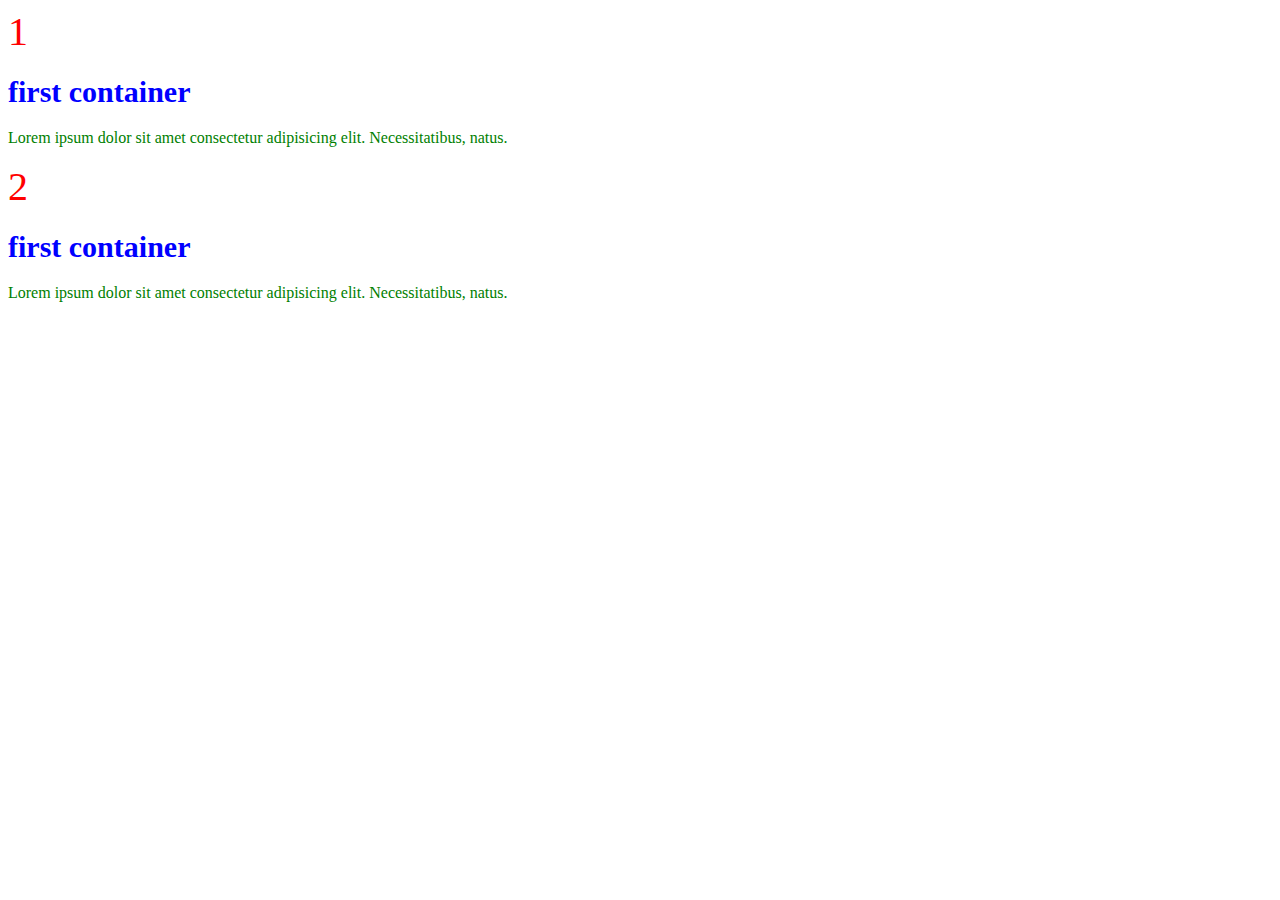
<file: 01-css-fundamental/index.html>
<!DOCTYPE html>
<html lang="en">
<head>
    <meta charset="UTF-8">
    <meta http-equiv="X-UA-Compatible" content="IE=edge">
    <meta name="viewport" content="width=device-width, initial-scale=1.0">
    <title>css funtamental</title>
    <link rel="stylesheet" href="./main.css">
</head>
<body>
    <!-- first cointainer -->
    <div class="container">
        <span class="icon">1</span>
        <h1 id="title">first container</h1>
        <p>Lorem ipsum dolor sit amet consectetur adipisicing elit. Necessitatibus, natus.</p>
    </div>
    <!-- end of fisrt cointainer -->

    <!-- second cointainer -->
    <div class="container">
        <span class="icon">2</span>
        <h1 id="title">first container</h1>
        <p>Lorem ipsum dolor sit amet consectetur adipisicing elit. Necessitatibus, natus.</p>
    </div>
    <!-- end of second containers -->


</body>
</html>
</file>
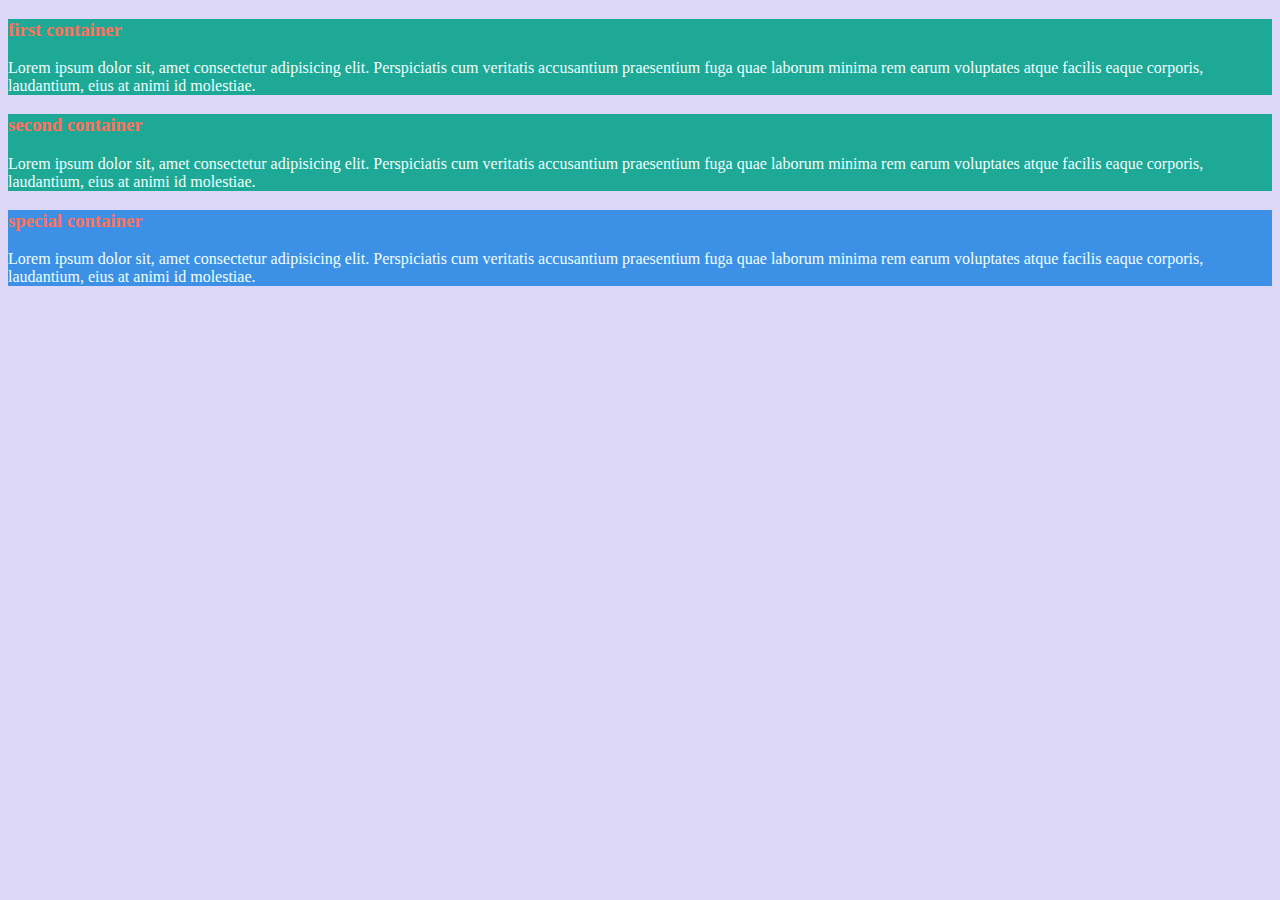
<file: 02-css-colors/index.html>
<!DOCTYPE html>
<html lang="en">
<head>
    <meta charset="UTF-8">
    <meta http-equiv="X-UA-Compatible" content="IE=edge">
    <meta name="viewport" content="width=device-width, initial-scale=1.0">
    <title>Colors</title>
    <link rel="stylesheet" href="./main.css">
</head>
<body>
    <!-- first container -->
    <div class="container">
        <h3>first container</h3>
        <p>Lorem ipsum dolor sit, amet consectetur adipisicing elit. Perspiciatis cum veritatis accusantium praesentium fuga quae laborum minima rem earum voluptates atque facilis eaque corporis, laudantium, eius at animi id molestiae.</p>
    </div>
    <!-- end of first container -->
    <!-- second container -->
    <div class="container">
        <h3>second container</h3>
        <p>Lorem ipsum dolor sit, amet consectetur adipisicing elit. Perspiciatis cum veritatis accusantium praesentium fuga quae laborum minima rem earum voluptates atque facilis eaque corporis, laudantium, eius at animi id molestiae.</p>
    </div>
    <!-- end of second container -->
    <!--  special container -->
    <div class="containerspecial">
        <h3>special container</h3>
        <p>Lorem ipsum dolor sit, amet consectetur adipisicing elit. Perspiciatis cum veritatis accusantium praesentium fuga quae laborum minima rem earum voluptates atque facilis eaque corporis, laudantium, eius at animi id molestiae.</p>
    </div>
    <!-- end of special first container -->
</body>
</html>
</file>
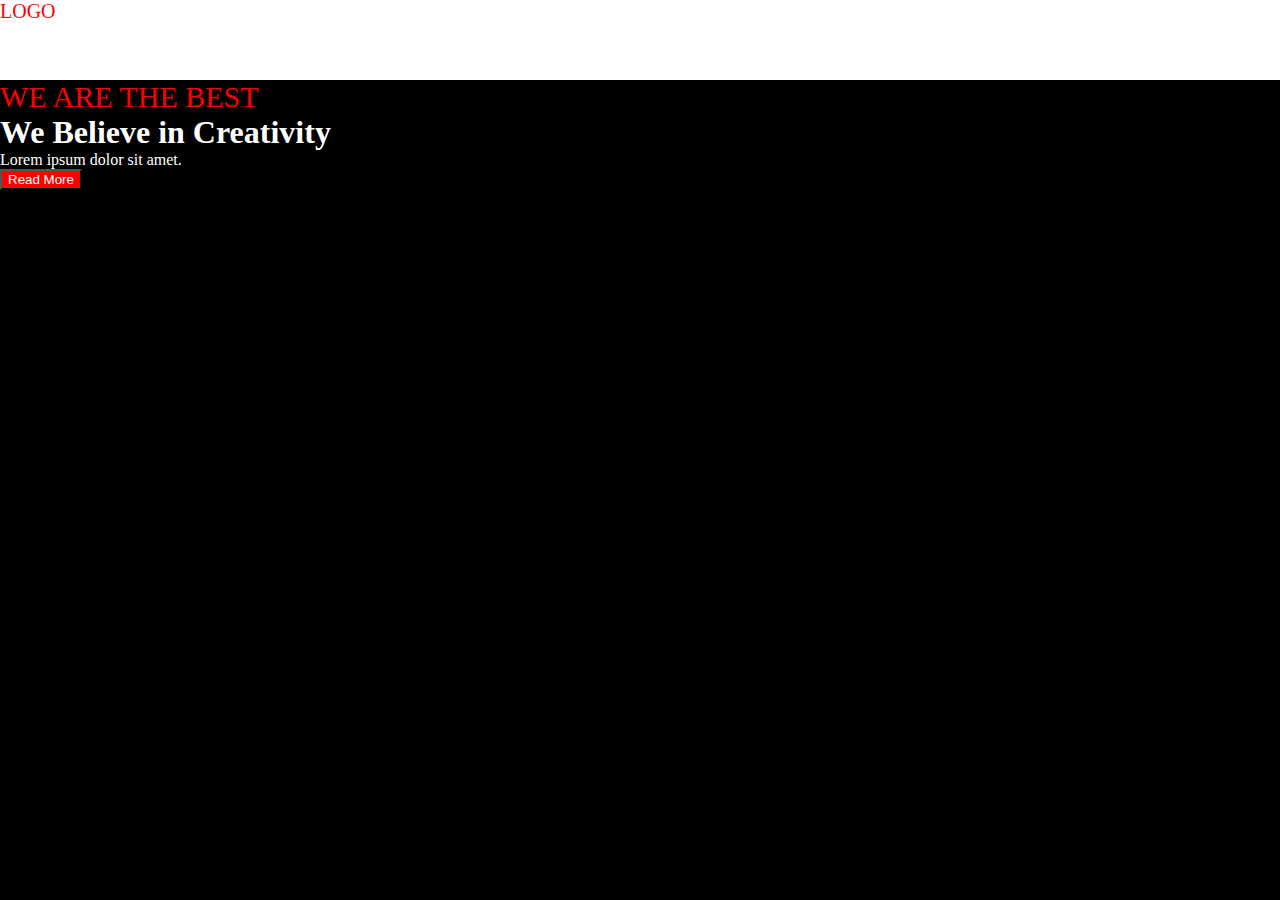
<file: 03-css-units/index.html>
<!DOCTYPE html>
<html lang="en">
<head>
    <meta charset="UTF-8">
    <meta http-equiv="X-UA-Compatible" content="IE=edge">
    <meta name="viewport" content="width=device-width, initial-scale=1.0">
    <link rel="stylesheet" href="main.css">
    <title>Units</title>
</head>
<body>
    <!-- navbar -->
    <div id="navbar">
        <span class="logo">LOGO</span>
    </div>
    <!-- hero -->
    <div class="hero">
        <span>WE ARE THE BEST</span>
        <h1>We Believe in Creativity</h1>
        <p>Lorem ipsum dolor sit amet.</p>
        <button class="hero-btn">Read More</button>
    </div>
</body>
</html>
</file>
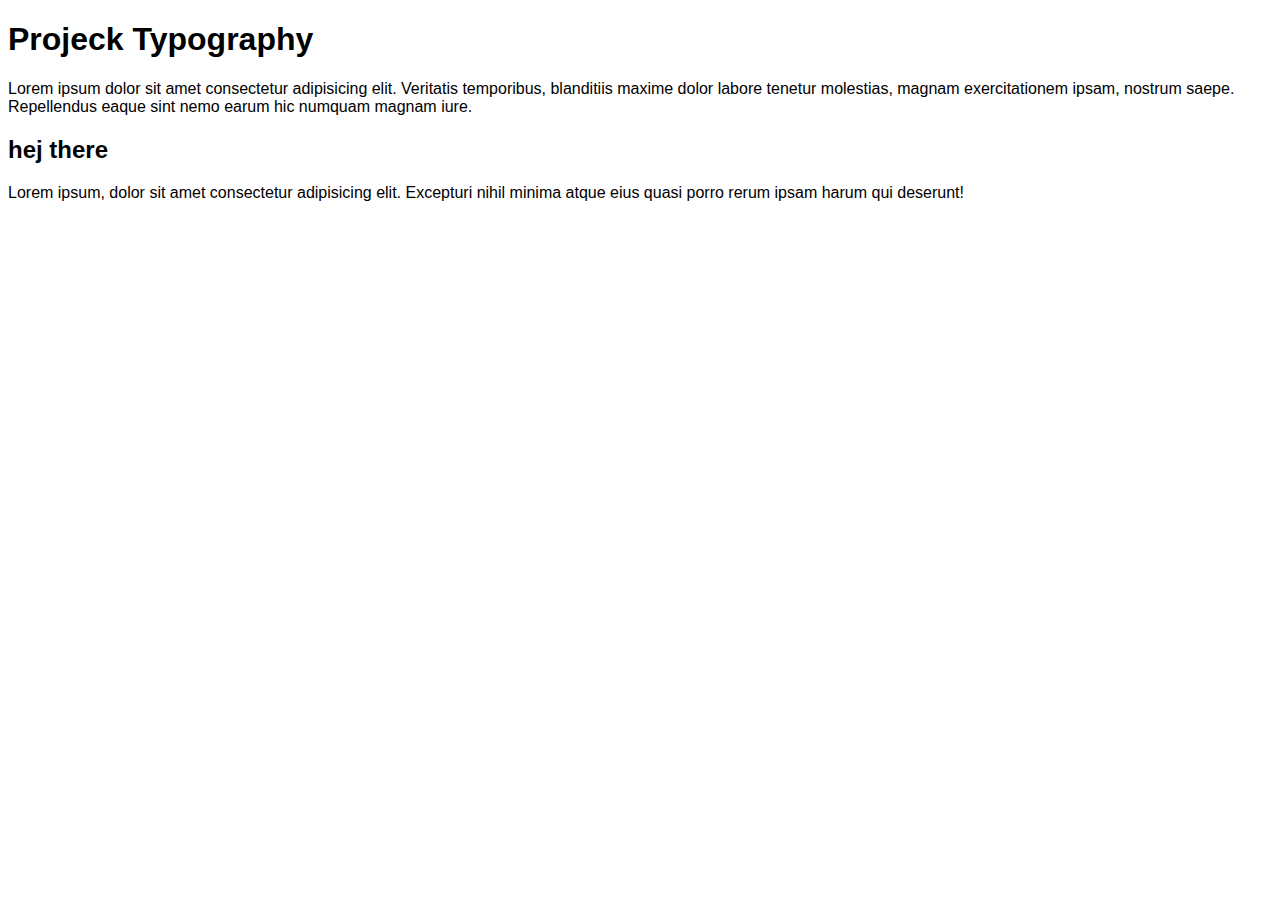
<file: 04-css-typography/index.html>
<!DOCTYPE html>
<html lang="en">
<head>
    <meta charset="UTF-8">
    <meta http-equiv="X-UA-Compatible" content="IE=edge">
    <meta name="viewport" content="width=device-width, initial-scale=1.0">
    <title>Typograpy</title>
    <link rel="stylesheet" href="./main.css">
</head>
<body>
   <h1>Projeck Typography</h1>
   <p>Lorem ipsum dolor sit amet consectetur adipisicing elit. Veritatis temporibus, blanditiis maxime dolor labore tenetur molestias, magnam exercitationem ipsam, nostrum saepe. Repellendus eaque sint nemo earum hic numquam magnam iure.</p>
      <div class="container">
        <h2>hej there</h2>
        <p>Lorem ipsum, dolor sit amet consectetur adipisicing elit. Excepturi nihil minima atque eius quasi porro rerum ipsam harum qui deserunt!</p>
      </div>
</body>
</html>
</file>
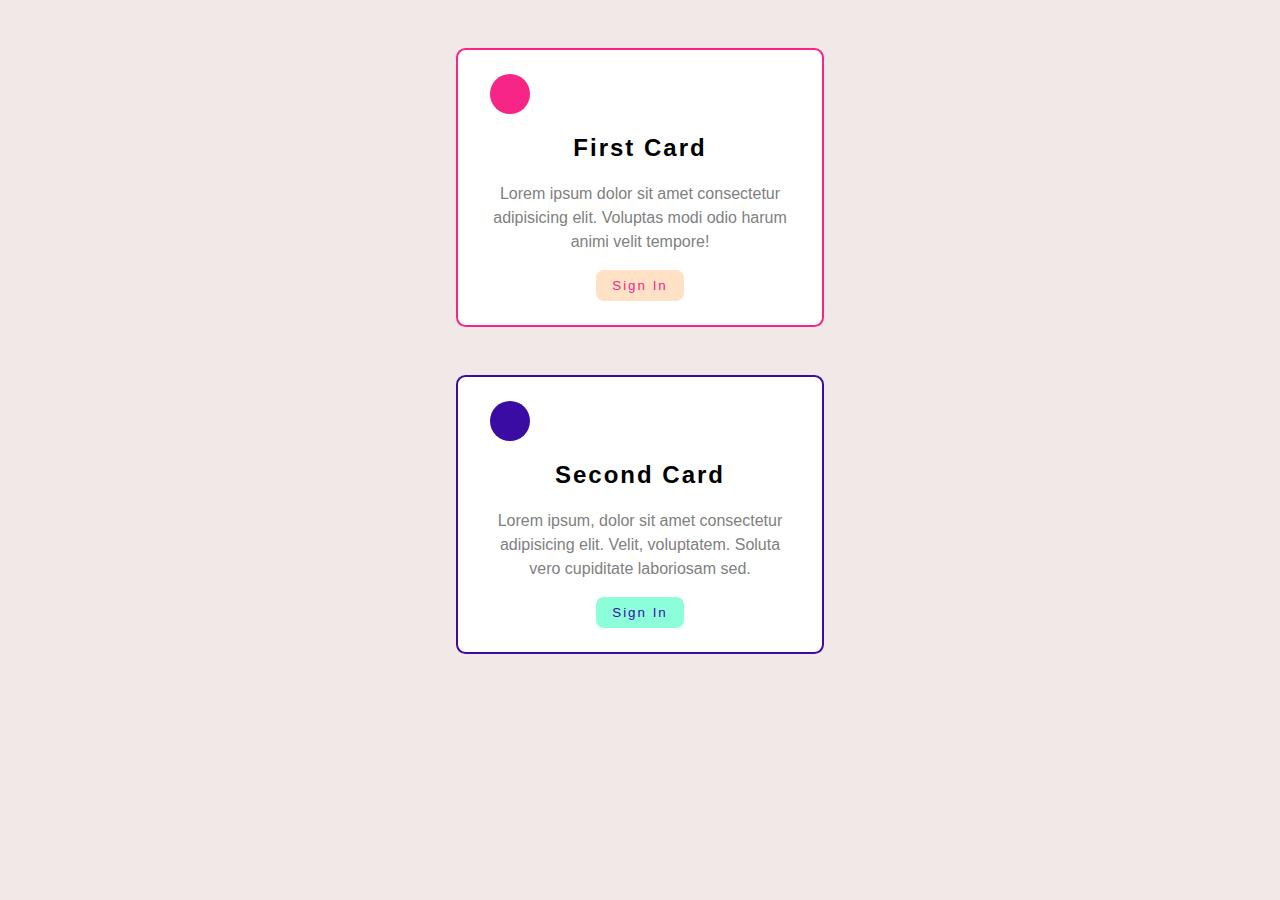
<file: 05-css-boxModel/index.html>
<!DOCTYPE html>
<html lang="en">
<head>
    <meta charset="UTF-8">
    <meta http-equiv="X-UA-Compatible" content="IE=edge">
    <meta name="viewport" content="width=device-width, initial-scale=1.0">
    <title>BoxModel</title>
    <link rel="stylesheet" href="./main.css">
</head>
<body>
    <!-- first card -->
    <div class="card card-1">
        <div class="icon"></div>
        <h2 class="title">first card</h2>
        <p class="text">Lorem ipsum dolor sit amet consectetur adipisicing elit. Voluptas modi odio harum animi velit tempore!</p>
        <button class="btn btn-pink">sign in</button>
    </div>
    <!-- second card -->
    <div class="card card-2">
        <div class="icon"></div>
        <h2 class="title">second card</h2>
        <p class="text">Lorem ipsum, dolor sit amet consectetur adipisicing elit. Velit, voluptatem. Soluta vero cupiditate laboriosam sed.</p>
        <button class="btn btn-blue">sign in</button>
    </div>
</body>
</html>
</file>
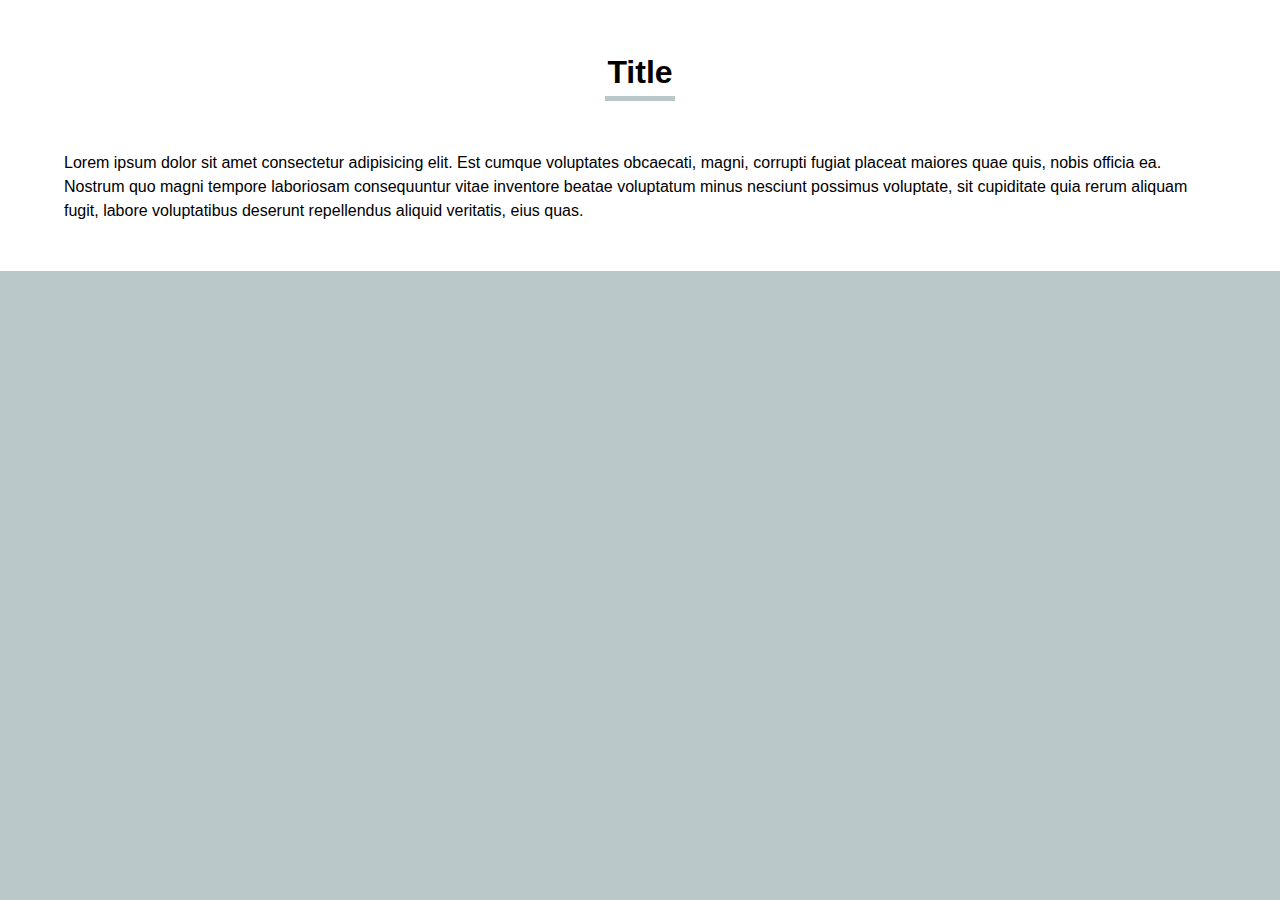
<file: 06-css-displayProperty/index.html>
<!DOCTYPE html>
<html lang="en">
<head>
    <meta charset="UTF-8">
    <meta http-equiv="X-UA-Compatible" content="IE=edge">
    <meta name="viewport" content="width=device-width, initial-scale=1.0">
    <title>displayProperty</title>
    <link rel="stylesheet" href="./main.css">
</head>
<body>
    <div class="section">
        <div class="section-title">
            <h1>Title</h1>
            <div class="title-underline">
                
            </div>
        </div>
        <div class="section-center">
            <p>Lorem ipsum dolor sit amet consectetur adipisicing elit. Est cumque voluptates obcaecati, magni, corrupti fugiat placeat maiores quae quis, nobis officia ea. Nostrum quo magni tempore laboriosam consequuntur vitae inventore beatae voluptatum minus nesciunt possimus voluptate, sit cupiditate quia rerum aliquam fugit, labore voluptatibus deserunt repellendus aliquid veritatis, eius quas.</p>
        </div>
    </div>
</body>
</html>
</file>
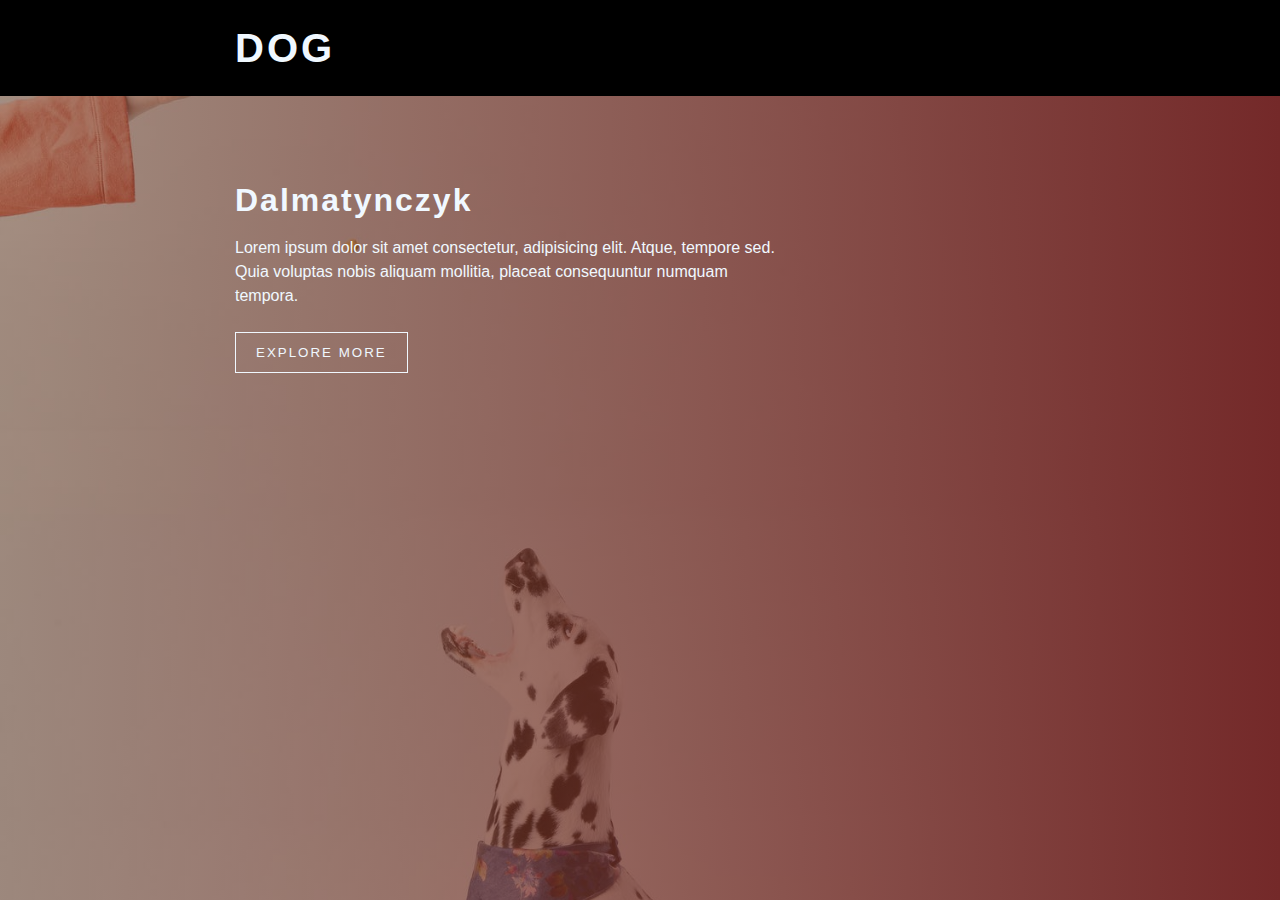
<file: 07-css-backgroundImages/index.html>
<!DOCTYPE html>
<html lang="en">
<head>
    <meta charset="UTF-8">
    <meta http-equiv="X-UA-Compatible" content="IE=edge">
    <meta name="viewport" content="width=device-width, initial-scale=1.0">
    <title>backgroundImages</title>
    <link rel="stylesheet" href="./main.css">
</head>
<body>
    <!-- nav bar -->
    <div class="nav">
        <div class="nav-center">
            <span class="nav-title">dog</span>
        </div>
    </div>
    <!-- end navbar -->
    <!-- hero div -->
    <div class="hero">
        <div class="hero-center">
            <h1>dalmatynczyk</h1>
            <p>Lorem ipsum dolor sit amet consectetur, adipisicing elit. Atque, tempore sed. Quia voluptas nobis aliquam mollitia, placeat consequuntur numquam tempora.</p>
            <button class="hero-btn">explore more </button>
            <!-- end of hero div -->
        </div>
    </div>
</body>
</html>
</file>
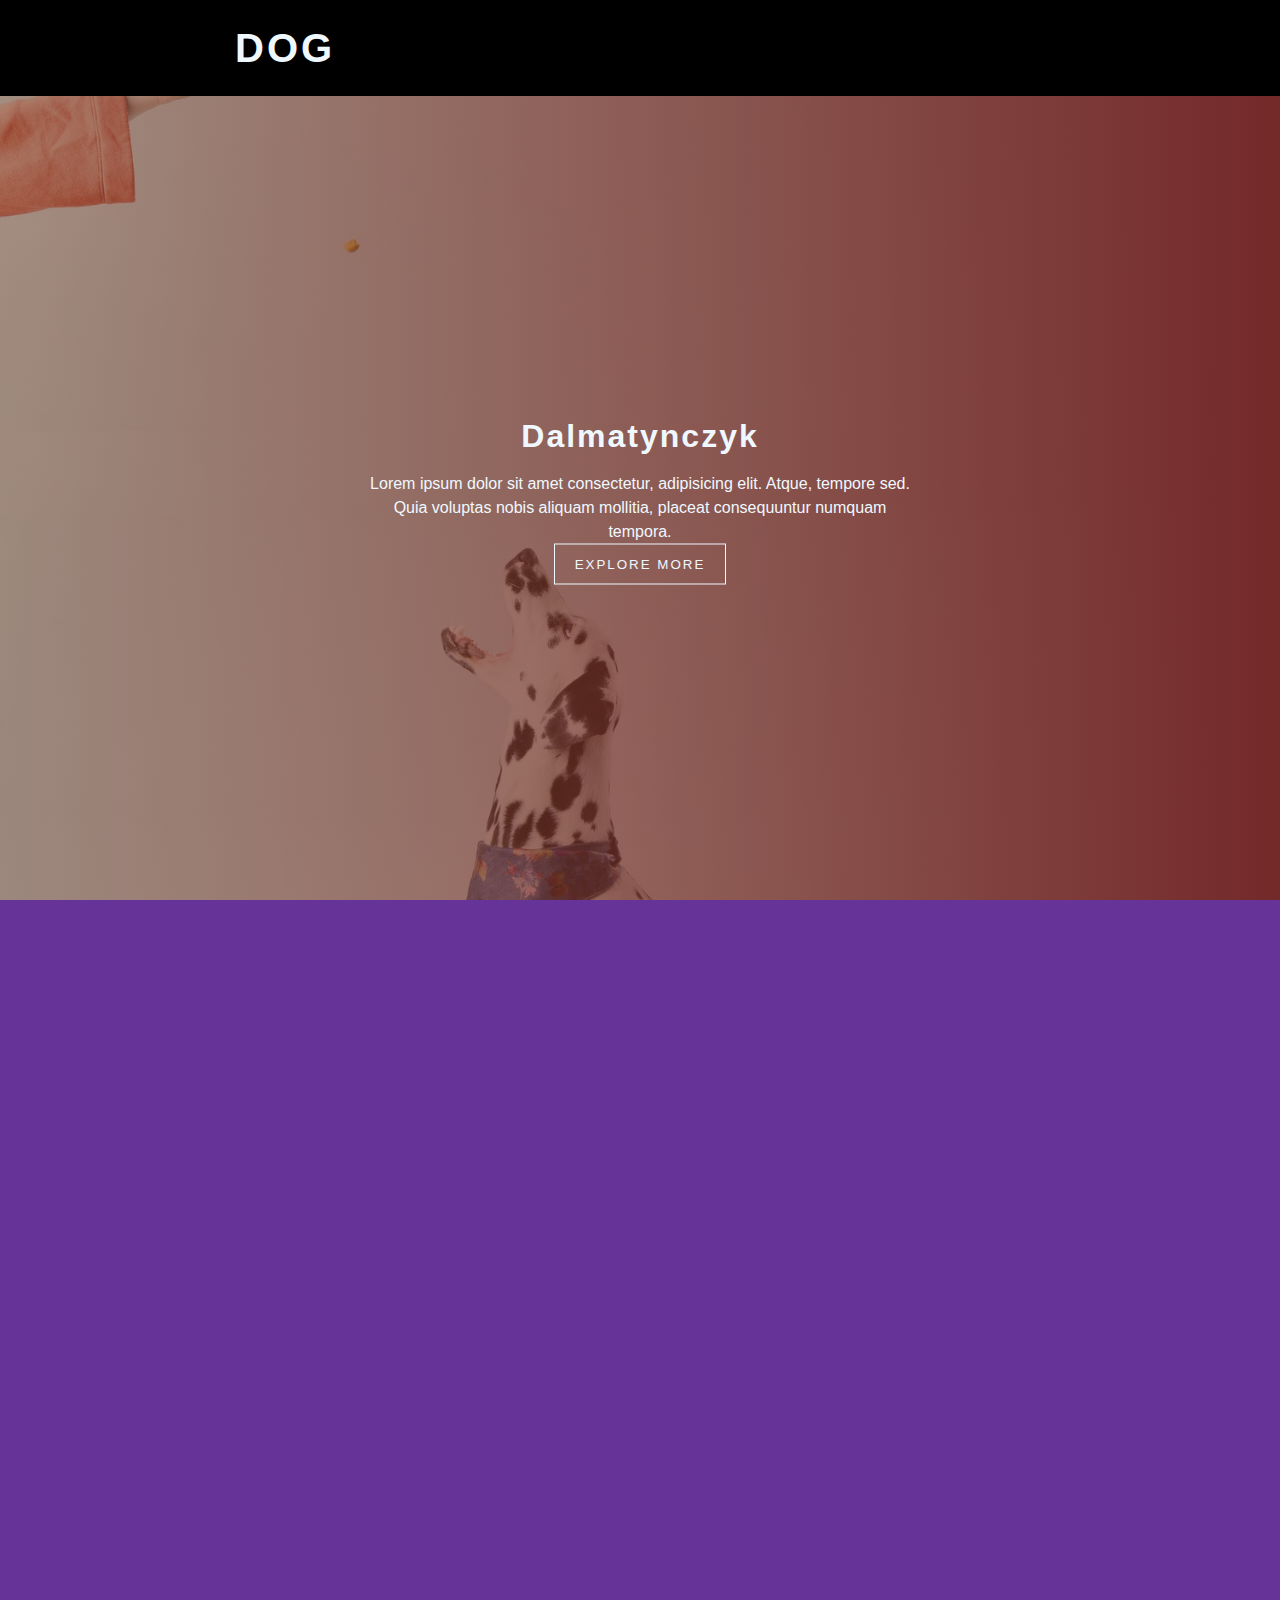
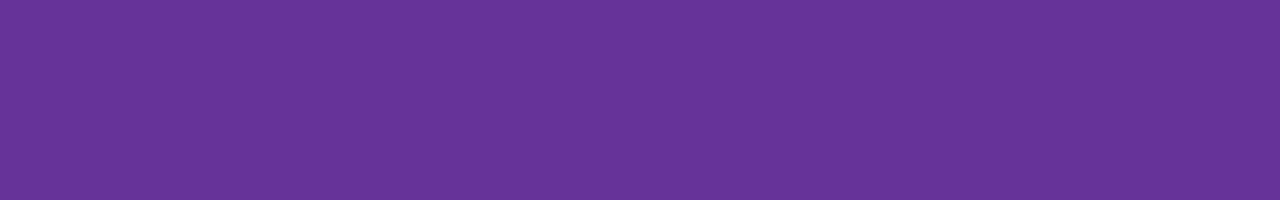
<file: 08-css-float/index.html>
<!DOCTYPE html>
<html lang="en">
<head>
    <meta charset="UTF-8">
    <meta http-equiv="X-UA-Compatible" content="IE=edge">
    <meta name="viewport" content="width=device-width, initial-scale=1.0">
    <title>Position Property</title>
    <link rel="stylesheet" href="./main.css">
</head>
<body>
    <!-- nav bar -->
    <div class="nav">
        <div class="nav-center">
            <span class="nav-title">dog</span>
        </div>
    </div>
    <!-- end navbar -->
    <!-- hero div -->
    <div class="hero">
        <div class="hero-center">
            <h1>dalmatynczyk</h1>
            <p>Lorem ipsum dolor sit amet consectetur, adipisicing elit. Atque, tempore sed. Quia voluptas nobis aliquam mollitia, placeat consequuntur numquam tempora.</p>
            <button class="hero-btn">explore more 
                
            </button>
            <!-- end of hero div -->
        </div>
    </div>
    <div class="temp">
        
    </div>
</body>
</html>
</file>
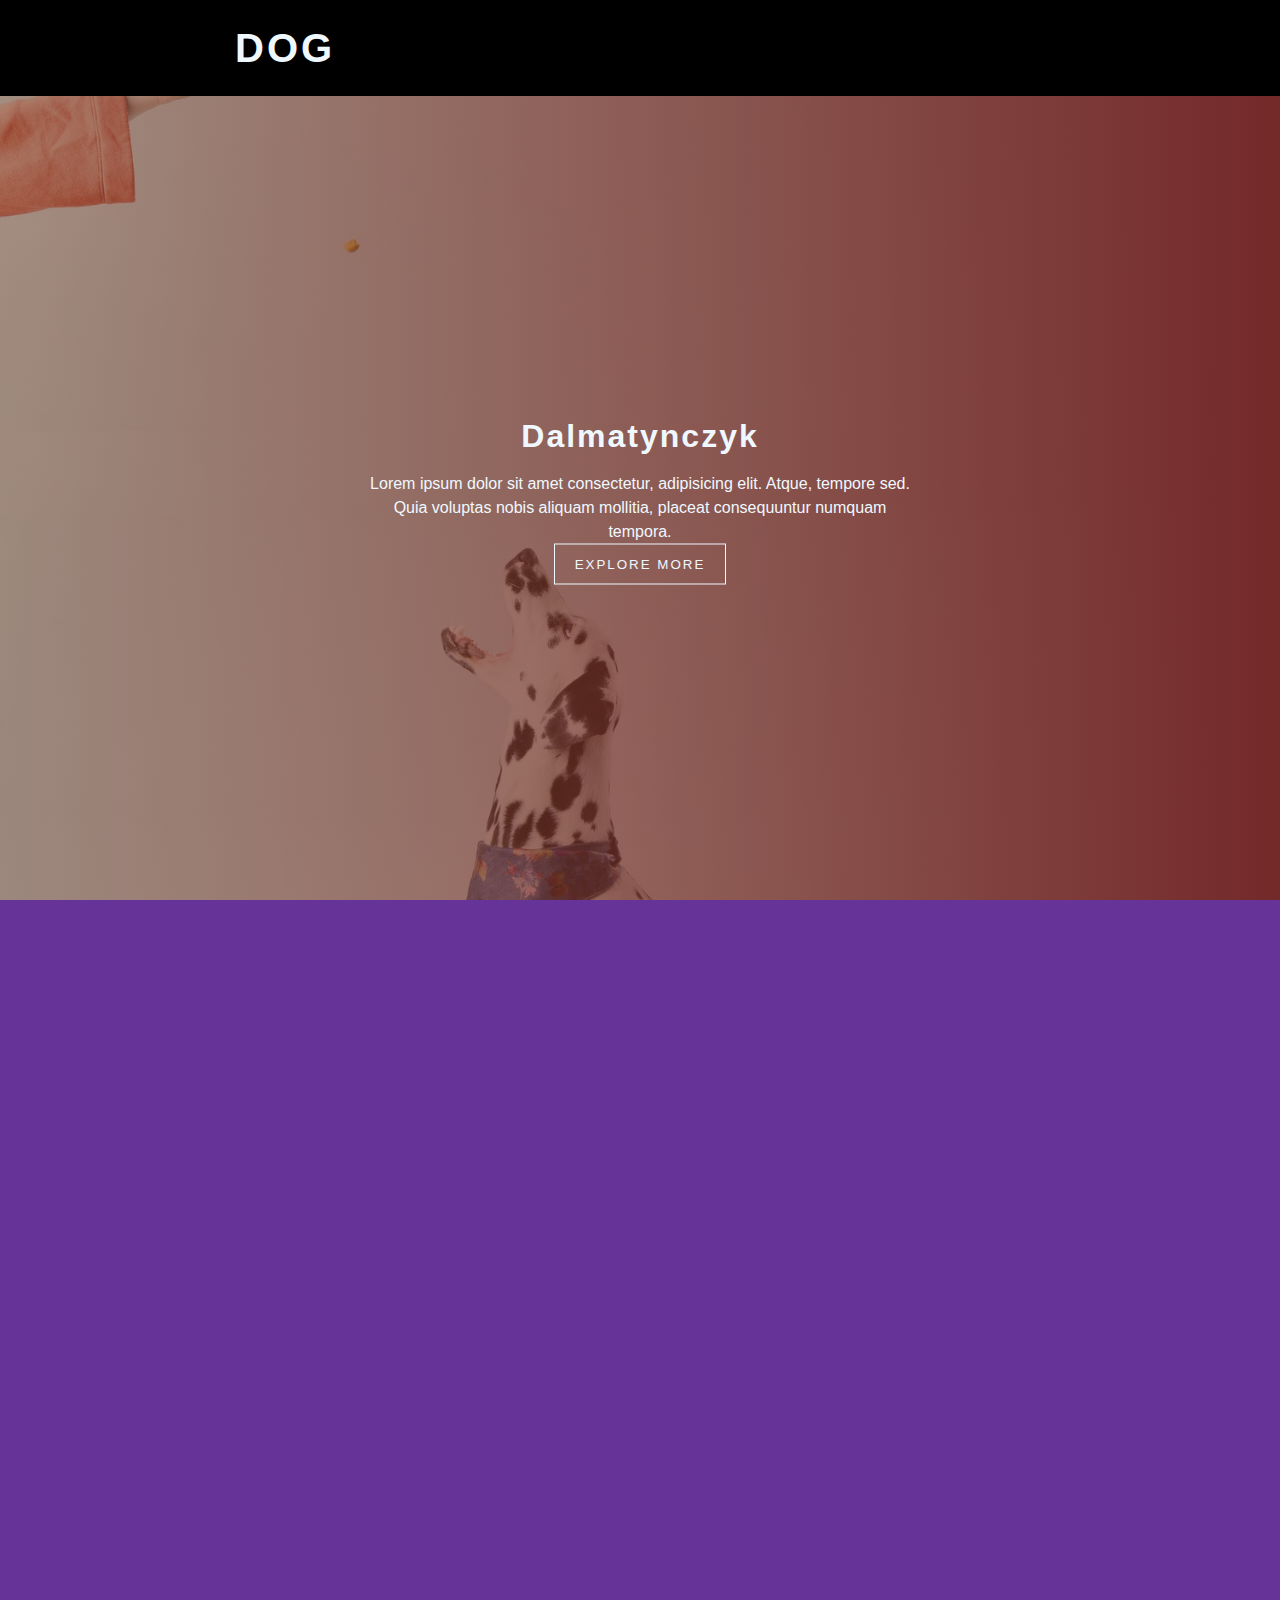
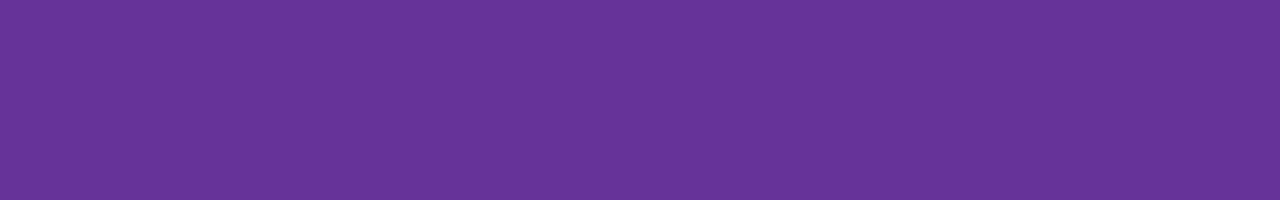
<file: 09-css-transform-animation/index.html>
<!DOCTYPE html>
<html lang="en">
<head>
    <meta charset="UTF-8">
    <meta http-equiv="X-UA-Compatible" content="IE=edge">
    <meta name="viewport" content="width=device-width, initial-scale=1.0">
    <title>Animation Property</title>
    <link rel="stylesheet" href="./main.css">
</head>
<body>
    <!-- nav bar -->
    <div class="nav">
        <div class="nav-center">
            <span class="nav-title">dog</span>
        </div>
    </div>
    <!-- end navbar -->
    <!-- hero div -->
    <div class="hero">
        <div class="hero-center">
            <div class="hero-text">
            <h1>dalmatynczyk</h1>
            <p>Lorem ipsum dolor sit amet consectetur, adipisicing elit. Atque, tempore sed. Quia voluptas nobis aliquam mollitia, placeat consequuntur numquam tempora.</p>
            </div>
            <button class="hero-btn">explore more 
                
            </button>
            <!-- end of hero div -->
        </div>
    </div>
    <div class="temp">
        
    </div>
  
</body>
</html>
</file>
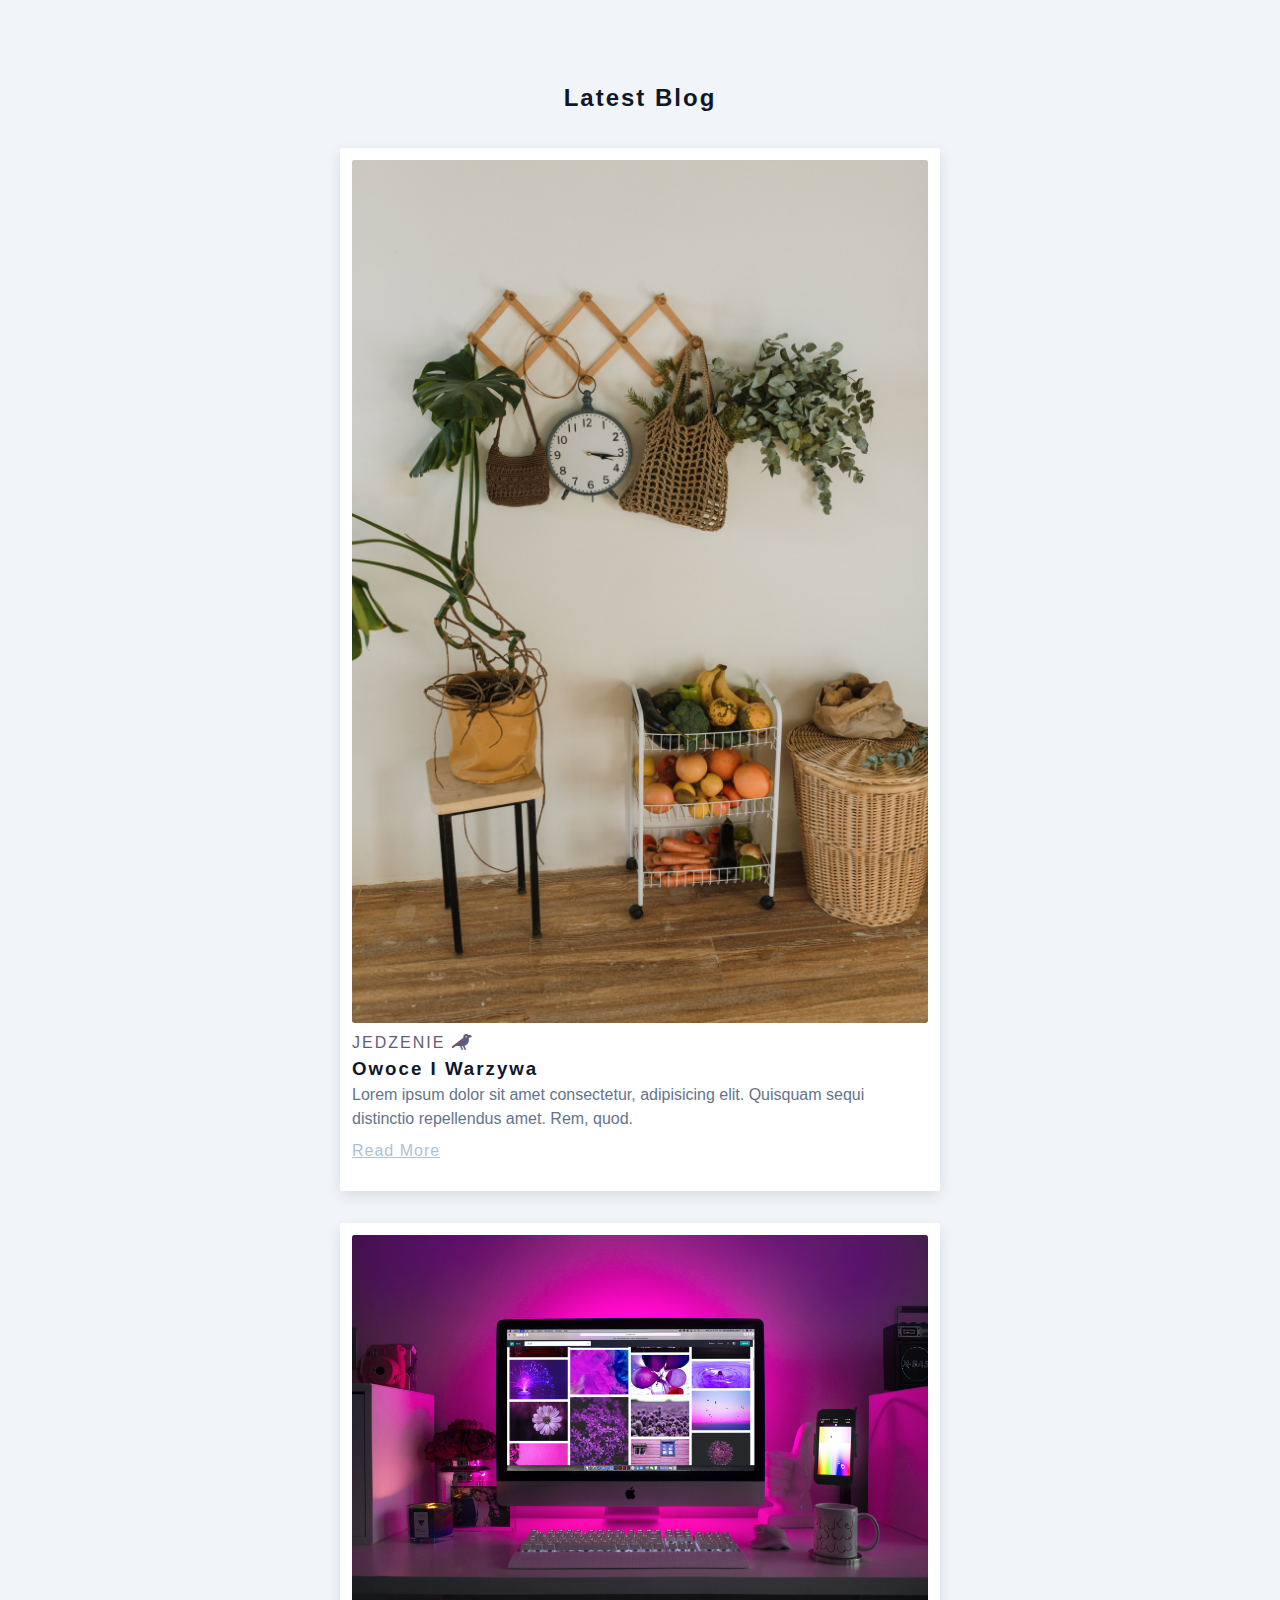
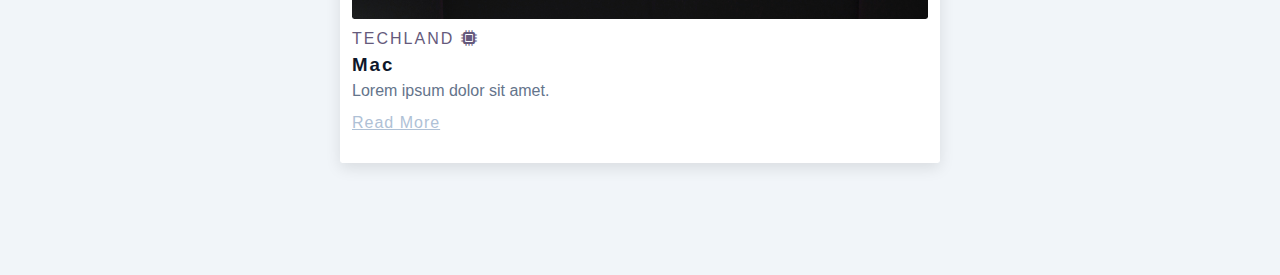
<file: 11-lastProjeckt/index.html>
<!DOCTYPE html>
<html lang="en">
<head>
    <meta charset="UTF-8">
    <meta http-equiv="X-UA-Compatible" content="IE=edge">
    <meta name="viewport" content="width=device-width, initial-scale=1.0">
    <title>cards project</title>
    <!-- fonds -->
    <link rel="stylesheet" href="https://cdnjs.cloudflare.com/ajax/libs/font-awesome/6.0.0/css/all.min.css" integrity="sha512-9usAa10IRO0HhonpyAIVpjrylPvoDwiPUiKdWk5t3PyolY1cOd4DSE0Ga+ri4AuTroPR5aQvXU9xC6qOPnzFeg==" crossorigin="anonymous" referrerpolicy="no-referrer" />
    <link rel="stylesheet" href="main.css">
</head>
<body>
    <!-- blog section -->
    <section class="blogs">
        <!-- Title -->
        <div class="section-title">
            <h2>latest blog</h2>
        </div>
        <!-- end title -->

        <!-- blog center structure -->
        <div class="blog-center">
            <!-- first blog -->
            <article class="blog">
                <img src="./images/pexels-arina-krasnikova-6654129.jpg" alt="none"
                class="blog-img">
                <!-- blog content -->
                <div class="blog-content">
                    <span>
                        Jedzenie
                        <i class="fa-solid fa-crow"></i>
                    </span>
                    <h3>owoce i warzywa</h3>
                    <p>Lorem ipsum dolor sit amet consectetur, adipisicing elit. Quisquam sequi distinctio repellendus amet. Rem, quod.</p>
                    <a href="#">read more</a>
                </div>
                <!-- end of content -->
            </article>
            <!-- end of first blog -->
            <!-- second blog -->
            <article class="blog">
                <img src="./images/pexels-designecologist-1779487.jpg"none"
                class="blog-img">
                <!-- blog content -->
                <div class="blog-content">
                    <span>
                        Techland
                        <i class="fa-solid fa-microchip"></i>
                    </span>
                    <h3>Mac</h3>
                    <p>Lorem ipsum dolor sit amet.</p>
                    <a href="#">read more</a>
                </div>
                <!-- end of content -->
            </article>
            <!-- end of second blog -->
        </div>
        <!-- end of structure -->
    </section>
</body>
</html>
</file>
<file: 01-css-fundamental/main.css>
.icon{
    color: red;
    font-size: 40px;
}

#title {
    color: blue;
    font-size: 30px;
}

.container p {
    color: green;
}
</file>
<file: 02-css-colors/main.css>
body{
    background: #dcd6f7;
}
.container {
    background:#1EA896 ;
}
div h3 {
    color: #FF715B;
}

.containerspecial {
    background:#3C91E6 ;
}

p {
    color:azure;
}
</file>
<file: 03-css-units/main.css>
*{
    margin: 0;
}

#navbar{
    height: 5rem;
    background: white;
}

.logo{
    font-size: 20px;
    color: red;
}

.hero{
    min-height: calc(100vh - 5rem);
    background: black;
    color: white;
}

.hero span{
    color: red;
    font-size: 30px;
}

.hero-btn{
    color: white;
    background: red;
}
</file>
<file: 04-css-typography/main.css>
/* google fonds */
/* @import url('https://fonts.googleapis.com/css2?family=Kolker+Brush&family=Shizuru&family=Trade+Winds&display=swap');

body{
  font-family: 'Shizuru', cursive;

}
h1, h2  {
  font-family: 'Kolker Brush', cursive;
} */
body{
  font-family: -apple-system, BlinkMacSystemFont, 'Segoe UI', Roboto, Oxygen, Ubuntu, Cantarell, 'Open Sans', 'Helvetica Neue', sans-serif;
}
</file>
<file: 05-css-boxModel/main.css>
/* colors
#F72585 - ciemno roznowy
#FFE1C6 -jasno rozowy
#3A0CA3 - ciemno niebieski
#8CFFDA - jasno niebieski
*/



body{
    font-family: -apple-system, BlinkMacSystemFont, 'Segoe UI', Roboto, Oxygen, Ubuntu, Cantarell, 'Open Sans', 'Helvetica Neue', sans-serif;
    background:rgb(241, 232, 232);
}

.card {
    margin-left: auto;
    margin-right: auto;
    margin-top: 3rem;
    background: #fff;
    padding: 1.5rem 2rem;
    text-align: center;
    max-width: 300px;
    
    border-radius: 0.6rem;
    border: 2px solid transparent;
}

.card-1{
    border-color: #F72585 ;
}

.icon{
    width: 40px;
    height: 40px;
    /* background: red; */
    border-radius: 50%;
}

.card-1 .icon{
    background: #F72585;
}

.title{
    text-transform: capitalize;
    letter-spacing: 2px;

}
.text {
    line-height: 1.5;
    color: gray;
}

.btn {
    text-transform: capitalize;
    border: transparent;
    border-radius: 0.5rem;
    padding: 0.5rem 1rem;
    letter-spacing: 2px;
}

.btn-pink {
    background:#FFE1C6 ;
    color: #F72585;
}

.btn-blue {
    background: #8CFFDA;
    color:#3A0CA3 ;
}

.card-2 .icon{
    background: #3A0CA3 ;
}
.card-2{
    border-color: #3A0CA3 ;
}
</file>
<file: 06-css-displayProperty/main.css>
*{
    margin: 0;
}

body{
    font-family: -apple-system, BlinkMacSystemFont, 'Segoe UI', Roboto, Oxygen, Ubuntu, Cantarell, 'Open Sans', 'Helvetica Neue', sans-serif;

    background: #BBC8CA;
    line-height: 1.5;
}

.section{
    padding: 3rem 0;
    background: #fff;
}

.section-title{
    text-align: center;
    text-transform: capitalize;
}

.title-underline{
    height: 5px;
    width: 70px;
    background: #BBC8CA;
    margin: auto;
    margin-bottom: 50px;
}

.section-center{
    width: 90vw;
    max-width: 1170px;
    margin: 0 auto;
    
}
</file>
<file: 07-css-backgroundImages/main.css>
*{
    margin: 0;
    padding: 0;
    box-sizing: border-box;
}

body{
    font-family: -apple-system, BlinkMacSystemFont, 'Segoe UI', Roboto, Oxygen, Ubuntu, Cantarell, 'Open Sans', 'Helvetica Neue', sans-serif;
    line-height: 1.5;
}

.nav{
    height: 6rem;
    background-color: black;
    padding: 1.1rem 0;
}

.nav-title{
    color: aliceblue;
    font-size: 2.5rem;
    text-transform: uppercase;
    font-weight: 800;
    letter-spacing: 3px;
}

.nav-center{
    width: 90vh;
    max-width: 1170px;
    margin: 0 auto;
    /* border: 2px solid red; */
}

.hero{
    background:linear-gradient(to right, rgba(105,62,27,0.5),rgb(116, 41, 41)) ,url(./images/dog.jpeg) center/cover;
    min-height: calc(100vh - 6rem);
    /* border: 2px solid red; */
}

.hero-center{
    width: 90vh;
    max-width: 1170px;
    margin: 0 auto;
    padding: 5rem 0;
    color: aliceblue;
    /* border: 2px solid red; */
}

h1 {
    letter-spacing: 2px;
    text-transform: capitalize;
    margin-bottom: 0.75rem;
}
.hero-center p{
    /* border: 2px solid red; */
    margin-bottom: 1.5rem;
    max-width: 35em;
}
.hero-btn{
    background: transparent;
    color: aliceblue;
    letter-spacing: 2px;
    border: 1px solid aliceblue;
    padding: 0.75rem 1.25rem;
    text-transform: uppercase;
}
</file>
<file: 08-css-float/main.css>
*{
    margin: 0;
    padding: 0;
    box-sizing: border-box;
}

body{
    font-family: -apple-system, BlinkMacSystemFont, 'Segoe UI', Roboto, Oxygen, Ubuntu, Cantarell, 'Open Sans', 'Helvetica Neue', sans-serif;
    line-height: 1.5;
}

.nav{
    height: 6rem;
    background-color: black;
    padding: 1.1rem 0;
    position: sticky;
    top: 0;
    z-index: 1;
}

.nav-title{
    color: aliceblue;
    font-size: 2.5rem;
    text-transform: uppercase;
    font-weight: 800;
    letter-spacing: 3px;
}

.nav-center{
    width: 90vh;
    max-width: 1170px;
    margin: 0 auto;
    /* border: 2px solid red; */
}

.hero{
min-height: calc(100vh - 6rem);
background: rgb(116, 41, 41);
position: relative;
}


@media screen and (min-width:768px) {
.hero{
    background:linear-gradient(to right, rgba(105,62,27,0.5),rgb(116, 41, 41, 1)) ,url(./images/dog.jpeg) center/cover;
    
    /* border: 2px solid red; */   
    }
}


.hero-center{
    width: 90vw;
    max-width: 1170px;
    margin: 0 auto;
    padding: 6rem 0;
    color: aliceblue;
    /* border: 2px solid red; */
    position: absolute;
    top: 50%;
    left: 50%;
    transform: translate(-50%, -50%);
    /* border: 2px solid red; */
    text-align: center;
}

h1 {
    letter-spacing: 2px;
    text-transform: capitalize;
    margin-bottom: 0.75rem;
}
.hero-center p{
    /* border: 2px solid red; */
    margin-bottom: 1.5rem;
    margin: 0 auto;
    max-width: 35em;
    
}
.hero-btn{
    
    background: transparent;
    color: aliceblue;
    letter-spacing: 2px;
    border: 1px solid aliceblue;
    padding: 0.75rem 1.25rem;
    text-transform: uppercase;
}

.temp{
    min-height: 100vh;
    background: rebeccapurple;
}
</file>
<file: 09-css-transform-animation/main.css>
*{
    margin: 0;
    padding: 0;
    box-sizing: border-box;
}

body{
    font-family: -apple-system, BlinkMacSystemFont, 'Segoe UI', Roboto, Oxygen, Ubuntu, Cantarell, 'Open Sans', 'Helvetica Neue', sans-serif;
    line-height: 1.5;
}

.nav{
    height: 6rem;
    background-color: black;
    padding: 1.1rem 0;
    position: sticky;
    top: 0;
    z-index: 1;
}

.nav-title{
    color: aliceblue;
    font-size: 2.5rem;
    text-transform: uppercase;
    font-weight: 800;
    letter-spacing: 3px;
}

.nav-center{
    width: 90vh;
    max-width: 1170px;
    margin: 0 auto;
    /* border: 2px solid red; */
}

.hero{
min-height: calc(100vh - 6rem);
background: rgb(116, 41, 41);
position: relative;
}


@media screen and (min-width:768px) {
.hero{
    background:linear-gradient(to right, rgba(105,62,27,0.5),rgb(116, 41, 41, 1)) ,url(./images/dog.jpeg) center/cover;
    
    /* border: 2px solid red; */   
    }
}


.hero-center{
    width: 90vw;
    max-width: 1170px;
    margin: 0 auto;
    padding: 6rem 0;
    color: aliceblue;
    /* border: 2px solid red; */
    position: absolute;
    top: 50%;
    left: 50%;
    transform: translate(-50%, -50%);
    /* border: 2px solid red; */
    text-align: center;
}

h1 {
    letter-spacing: 2px;
    text-transform: capitalize;
    margin-bottom: 0.75rem;
}
.hero-center p{
    /* border: 2px solid red; */
    margin-bottom: 1.5rem;
    margin: 0 auto;
    max-width: 35em;
    
}
.hero-text{
    animation: move 5s ease-in-out 3;
}
.hero-btn{
    
    background: transparent;
    color: aliceblue;
    letter-spacing: 2px;
    border: 1px solid aliceblue;
    padding: 0.75rem 1.25rem;
    text-transform: uppercase;
    animation: moveButton 5s ease-in-out 3;
}

.temp{
    min-height: 100vh;
    background: rebeccapurple;
}
/* animation */
@keyframes move {
    0%{
        opacity: 0;
        transform: translateY(-100px);
    }
    100%{
        opacity: 1;
        transform: translateY(0);
    }
}

@keyframes moveButton {
    0%{
        opacity: 0;
        transform: translateY(100px);
    }
    100%{
        opacity: 1;
        transform: translateY(0);
    }
}
</file>
<file: 11-lastProjeckt/main.css>
/* reset */
*{
    margin: 0;
    padding: 0;
    box-sizing: border-box;
}


/* Variables */

:root{
    --primary: #AFC1D6;
    --primary-dark: #655a7c;
    --grey-light: #f1f5f9;
    --grey:#64748b;
    --grey-dark:#0f172a;
    --fluid-width: 90vw;
    --max-width: 1170px;
    --black: #222;
    --white: #fff;
    --letter-spacing: 2px;
    --border-radius: 0.15rem;
    --shadow-light: 0 5px 15px rgba(0, 0, 0, 0.1);
    --shadow-dark: 0 5px 15px rgba(0, 0, 0, 0.2);
    --transition: 0.3s ease-in-out all;
}




body{
    font-family: -apple-system, BlinkMacSystemFont, 'Segoe UI', Roboto, Oxygen, Ubuntu, Cantarell, 'Open Sans', 'Helvetica Neue', sans-serif;
    line-height: 1.5;
    background: var(--grey-light);
    color: var(--grey-dark);
}
.blogs{
    padding: 5rem 0;
}
.section-title{
    text-align: center;
    text-transform: capitalize;
    letter-spacing: var(--letter-spacing);
    margin-bottom: 2rem;
}

.blog-center{
    width: var(--fluid-width);
    max-width: var(--max-width);
    margin: 0 auto;
    max-width: 600px;

}
.blog{
    background: var(--white);
    padding: 0.75rem;
    border-radius: var(--border-radius);
    box-shadow: var(--shadow-light);
    margin-bottom: 2rem;
    transition: var(--transition);

}

.blog:hover{
    box-shadow: var(--shadow-dark);
}

.blog-img{
    width: 100%;
    display: block;
    object-fit: cover;
    border-radius: var(--border-radius);
    margin-bottom: 0.5rem;
}


/* img{
    width: 100%;
    display: block;
    object-fit: cover;
}
 */

.blog-content{
    padding-bottom: 1rem;
}

.blog-content span{
    text-transform: uppercase;
    color: var(--primary-dark);
    letter-spacing: var(--letter-spacing);
    font-weight: 500;
}

.blog-content h3{
    text-transform: capitalize;
    letter-spacing: var(--letter-spacing);

}

.blog-content p{
    color: var(--grey);
    margin-bottom: 0.5rem;
}

.blog-content a{
    text-transform: capitalize;
    color: var(--primary);
    letter-spacing: 1px;
    font-weight: 500;
}
</file>
